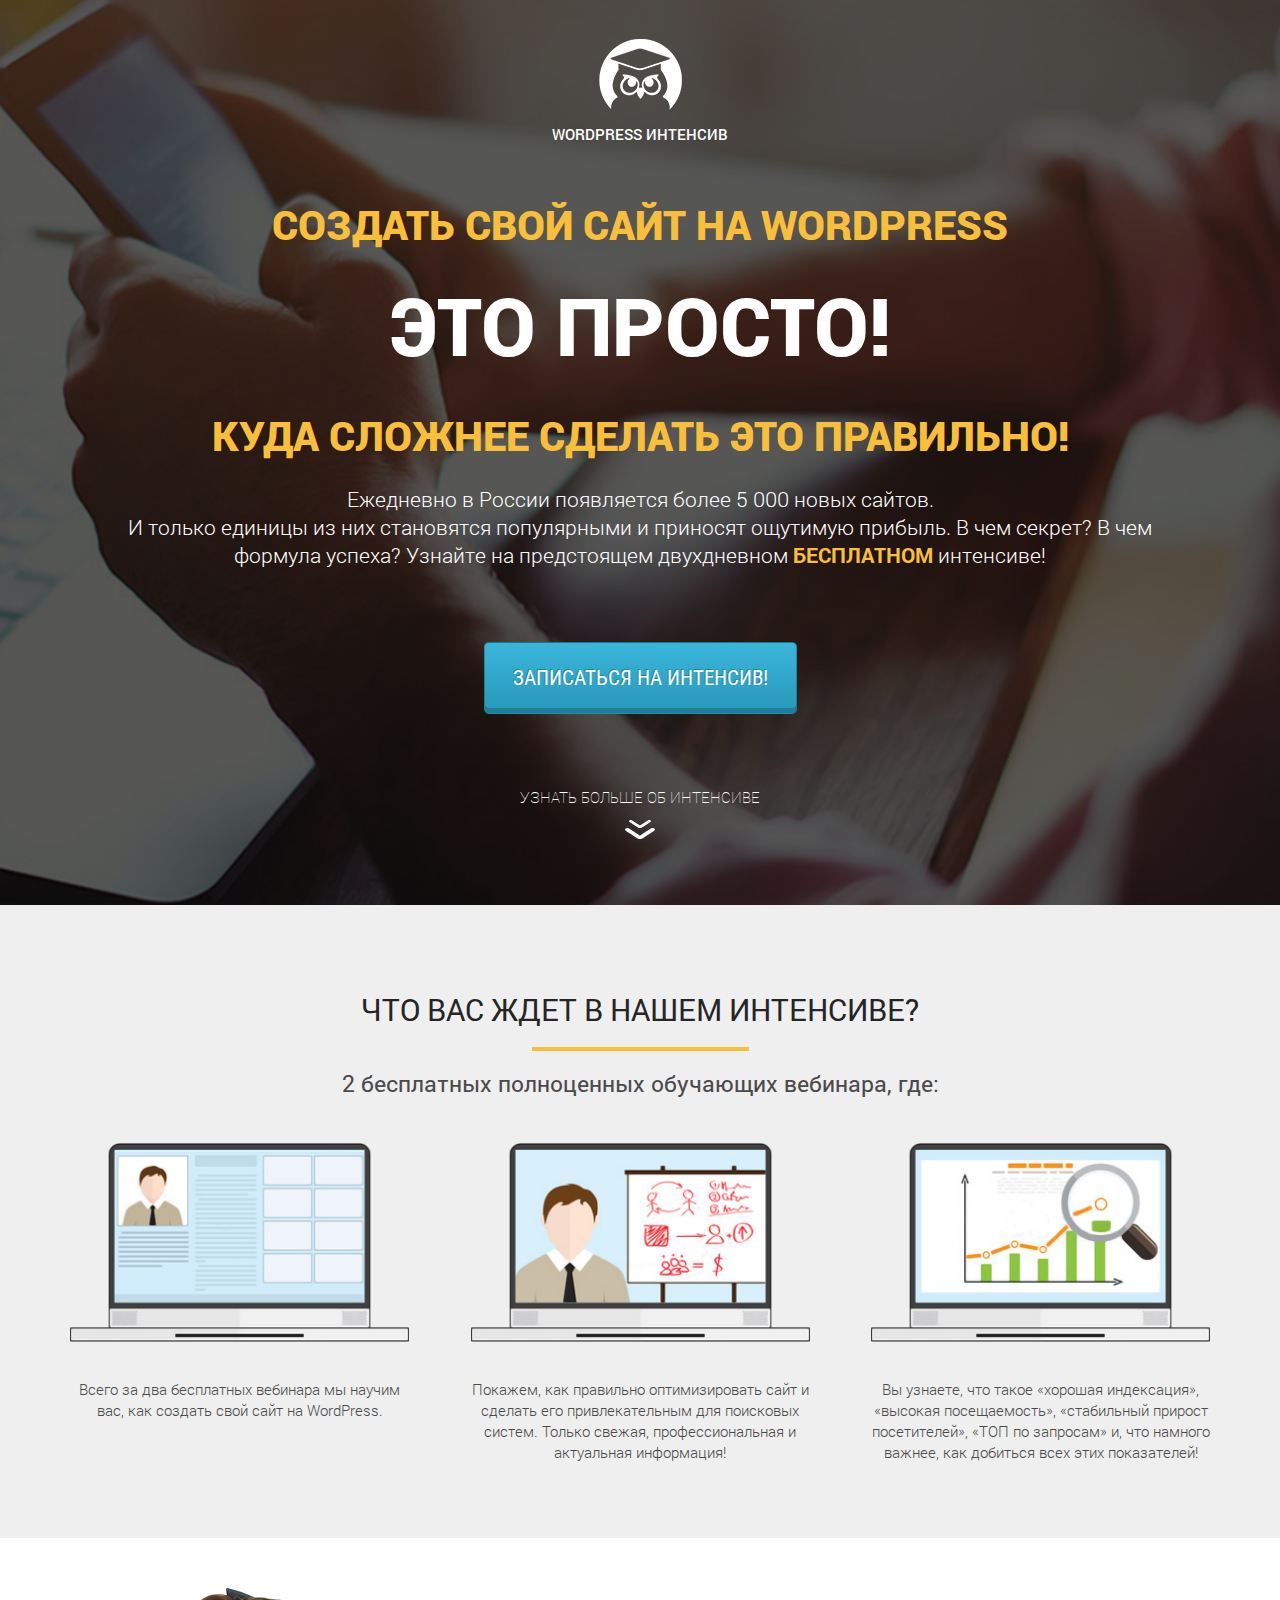
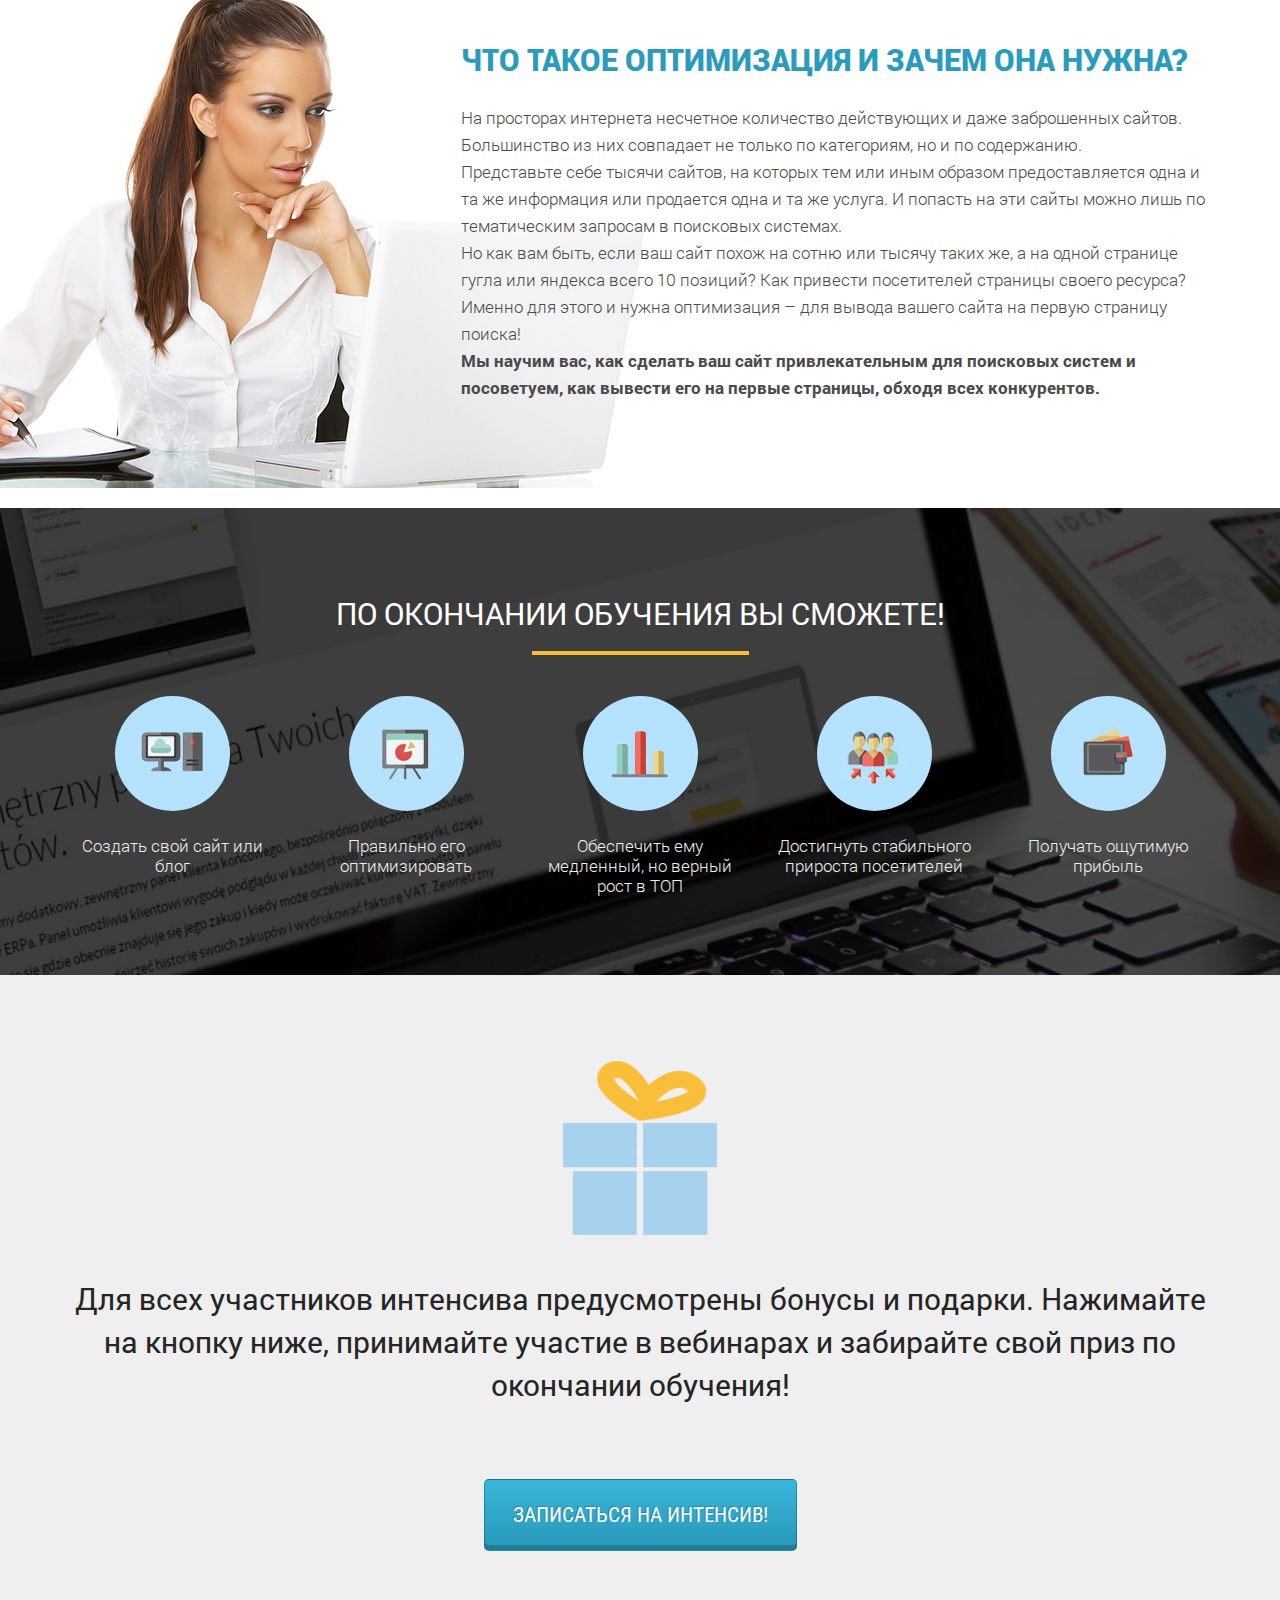
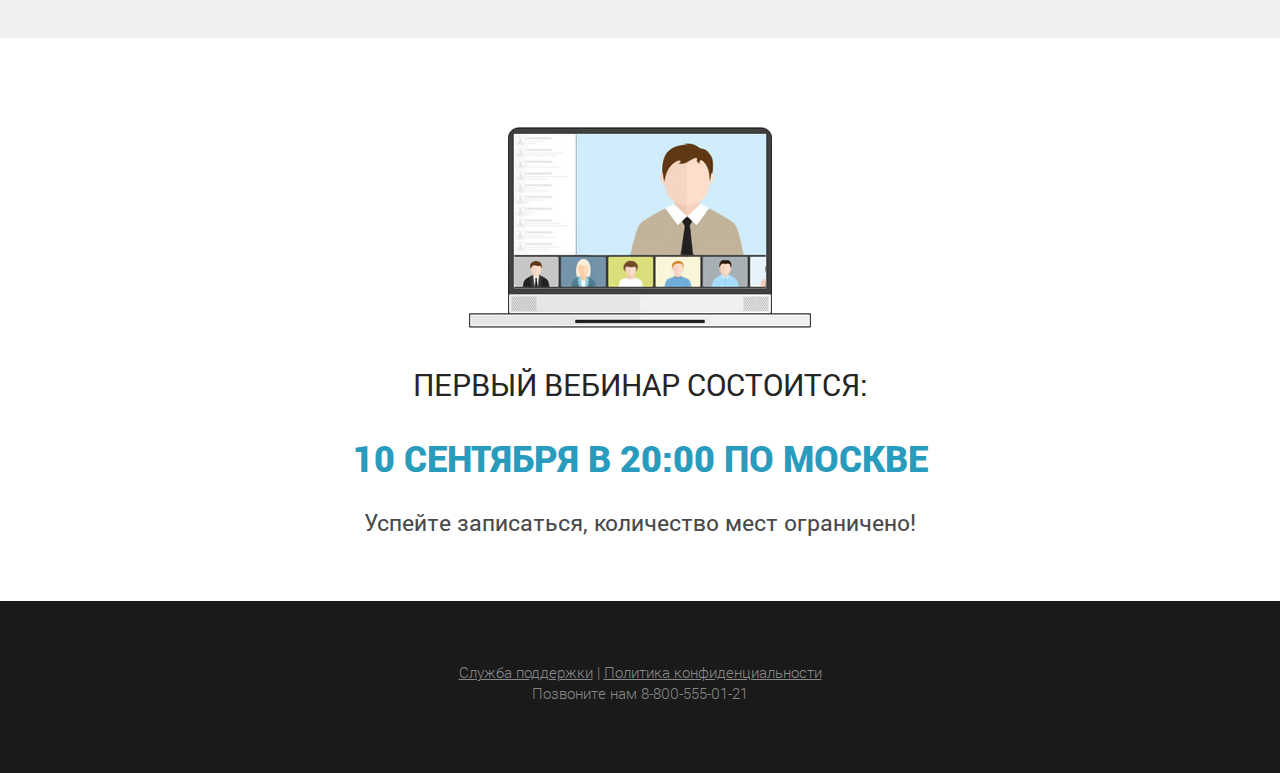
<file: index.html>
<!DOCTYPE html>
<html lang="ru">
<head>
    <meta charset="UTF-8">
    <meta name="viewport" content="width=device-width, initial-scale=1.0">
    <title>WordPress</title>
    <link rel="stylesheet" href="fonts/stylesheet.css">
    <link rel="stylesheet" href="css/style.css">
</head>
<body>
    <section class="promo">
        <div class="container">
            <div class="logo">
                <img src="icons/Logo.png" alt="Logo" class="logo_img">
            </div>
            <div class="logo_text">
                WordPress интенсив
            </div>
            <h1 class="title">Создать свой сайт на WordPress </h1>
            <div class="simple"><h2 class="title_big">это просто!</h2>
            </div>
            <h2 class="title">Куда сложнее сделать это правильно!</h2>
            <div class="everyday">Ежедневно в России появляется более 5 000 новых сайтов.<br>
                И только единицы из них становятся популярными и приносят ощутимую прибыль. В чем секрет? В чем формула успеха? Узнайте на предстоящем двухдневном <span class="free">БЕСПЛАТНОМ</span> интенсиве!
            </div>
            <button class="button">Записаться на интенсив!</button>
            <div class="more_info">
                <div class="more_text">узнать больше об интенсиве</div>
            <img src="/icons/Scroll.png" alt="Scroll" class="scroll_img">
            </div>
        </div>
    </section>
    <section class="waiting">
        <div class="container">
            <h2 class="waiting_header">Что вас ждет в нашем интенсиве?</h2>
            <div class="waiting_divider"></div>
            <div class="waiting_subheader">2 бесплатных полноценных обучающих вебинара, где:</div>
            <div class="waiting_wrapper">
                <div class="waiting_item">
                    <img src="img/waiting/pc_1.png" alt="1" class="waiting_img">
                    <div class="waiting_descr">Всего за два бесплатных вебинара мы научим вас, как создать свой сайт на WordPress. </div>
                </div>
                <div class="waiting_item">
                    <img src="img/waiting/pc_2.png" alt="2" class="waiting_img">
                    <div class="waiting_descr">Покажем, как правильно оптимизировать сайт и сделать его привлекательным для поисковых систем. Только свежая, профессиональная и 
                        актуальная информация!</div>
                </div>
                <div class="waiting_item">
                    <img src="img/waiting/pc_3.png" alt="3" class="waiting_img">
                    <div class="waiting_descr">Вы узнаете, что такое «хорошая индексация»,
                        «высокая посещаемость», «стабильный прирост посетителей», «ТОП по запросам» и, что намного важнее, как добиться всех этих показателей!</div>
                </div>
            </div>
        </div>
    </section>
        </div>

    </section>
    <section class="optimization">
        <div class="container">
            <h2 class="title_opt">Что такое оптимизация и зачем она нужна?</h2>
            <div class="opt_text">На просторах интернета несчетное количество действующих и даже заброшенных сайтов. Большинство из них совпадает не только по категориям, но и по содержанию.<br> 
                Представьте себе тысячи сайтов, на которых тем или иным образом предоставляется одна и та же информация или продается одна и та же услуга. И попасть на эти сайты можно лишь по тематическим запросам в поисковых системах.<br>
                Но как вам быть, если ваш сайт похож на сотню или тысячу таких же, а на одной странице гугла или яндекса всего 10 позиций? Как привести посетителей страницы своего ресурса? Именно для этого и нужна оптимизация – для вывода вашего сайта на первую страницу поиска!<br>  
                <span class="bold_opt">Мы научим вас, как сделать ваш сайт привлекательным для поисковых систем и посоветуем, как вывести его на первые страницы, обходя всех конкурентов.</span>
                </div>
                <img src="/img/BG/Woman_bg.png" alt="Woman" class="opt_img">

        </div>
    </section>
    <section class="finish">
        <div class="container">
            <h2 class="finish_header">По окончании обучения Вы сможете!</h2>
            <div class="finish_divider"></div>
            <div class="finish_wrapper">
                <div class="finish_item">
                    <div class="finish_border"><img src="icons/finish/1.png" alt="1" class="finish_img"></div>
                    <div class="finish_descr">Создать свой сайт или блог</div>
                    </div>
                <div class="finish_item">
                    <div class="finish_border"><img src="icons/finish/2.png" alt="2" class="finish_img"></div>
                    <div class="finish_descr">Правильно его оптимизировать</div>
                </div>
                <div class="finish_item">
                    <div class="finish_border"><img src="icons/finish/3.png" alt="3" class="finish_img"></div>
                    <div class="finish_descr">Обеспечить ему медленный, но верный рост в ТОП</div>
                </div>
                <div class="finish_item">
                    <div class="finish_border"><img src="icons/finish/4.png" alt="4" class="finish_img"></div>
                    <div class="finish_descr">Достигнуть стабильного прироста посетителей</div>
                </div>
                <div class="finish_item">
                    <div class="finish_border"><img src="icons/finish/5.png" alt="5" class="finish_img"></div>
                    <div class="finish_descr">Получать ощутимую прибыль</div>
                </div>
            </div>
        </div>
    </section>
    <section class="gift">
        <div class="container">
            <img src="/icons/Gift.png" alt="gift" class="present">
            <div class="gift_text">Для всех участников интенсива предусмотрены бонусы и подарки. Нажимайте на кнопку ниже, принимайте участие в вебинарах и забирайте свой приз по окончании обучения!</div>
            <button class="button">Записаться на интенсив!</button>
        </div>
    </section>
    <section class="first_web">
        <div class="container">
            <img src="/img/first_web/first_web.png" alt="firstweb" class="first_img">
            <h2 class="first_will">Первый вебинар состоится:</h2>
            <h2 class="first_when">10 сентября в 20:00 по Москве</h2>
            <h2 class="first_fast">Успейте записаться, количество мест ограничено!</h2>
        </div>
    </section>
    <section class="footer">
        <div class="container">
            <div class="contacts"> <a href="#" class="under">Служба поддержки</a>  |  
                <a href="#" class="under">Политика конфиденциальности</a><br>
                Позвоните нам 8-800-555-01-21
                </div>
        </div>
    </section>
</body>
</html>
</file>
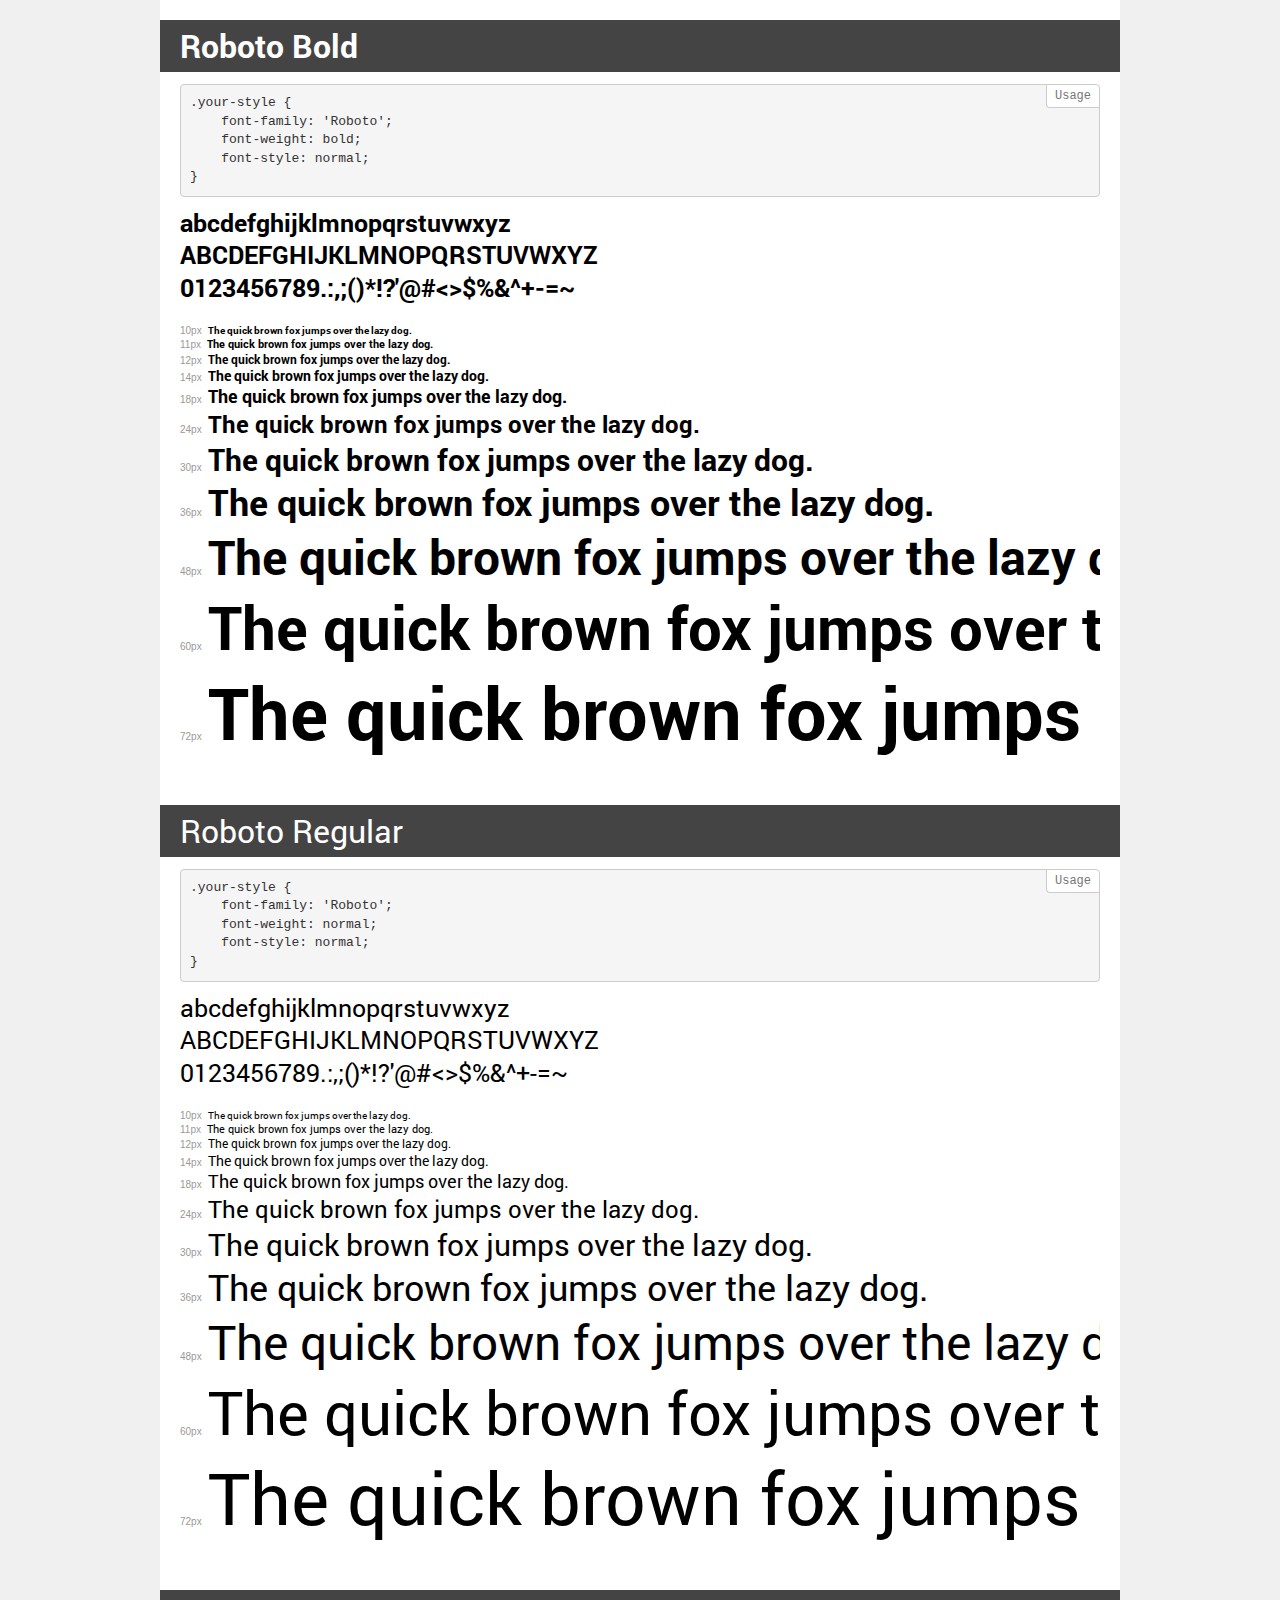
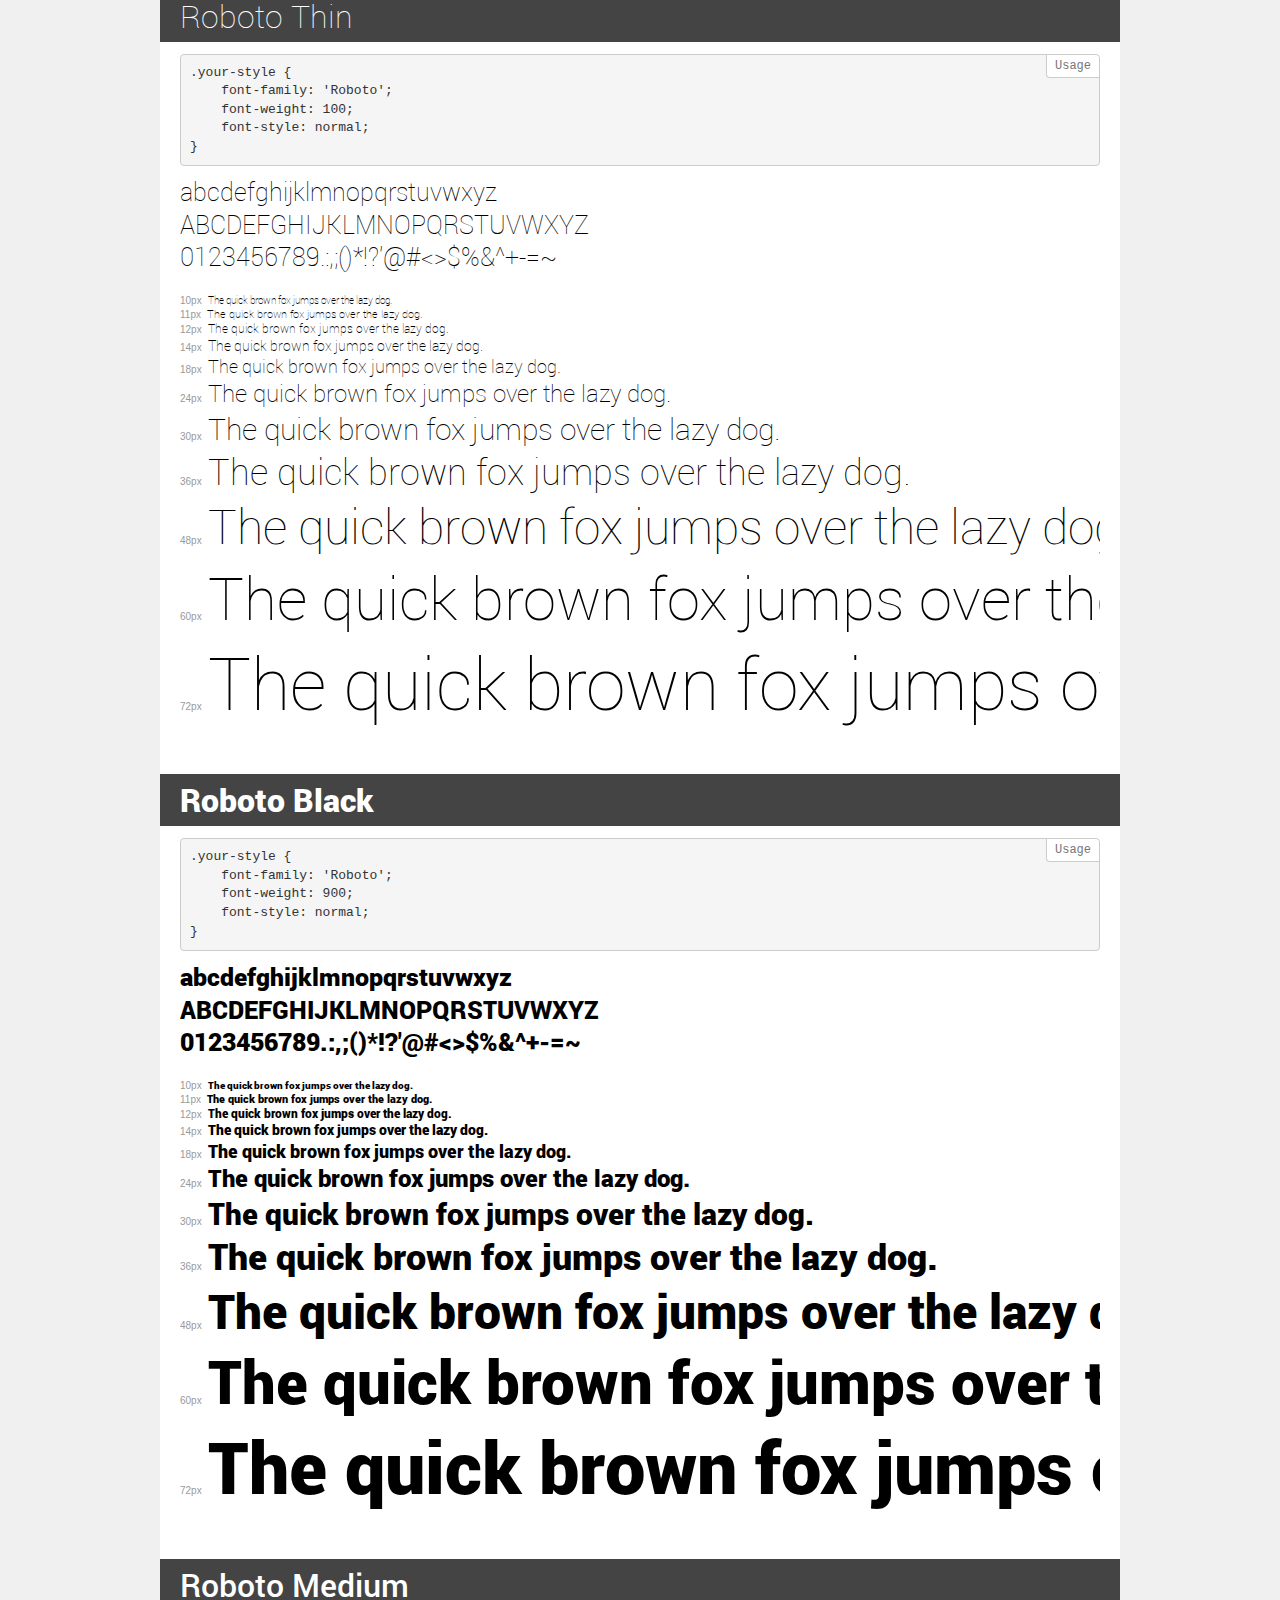
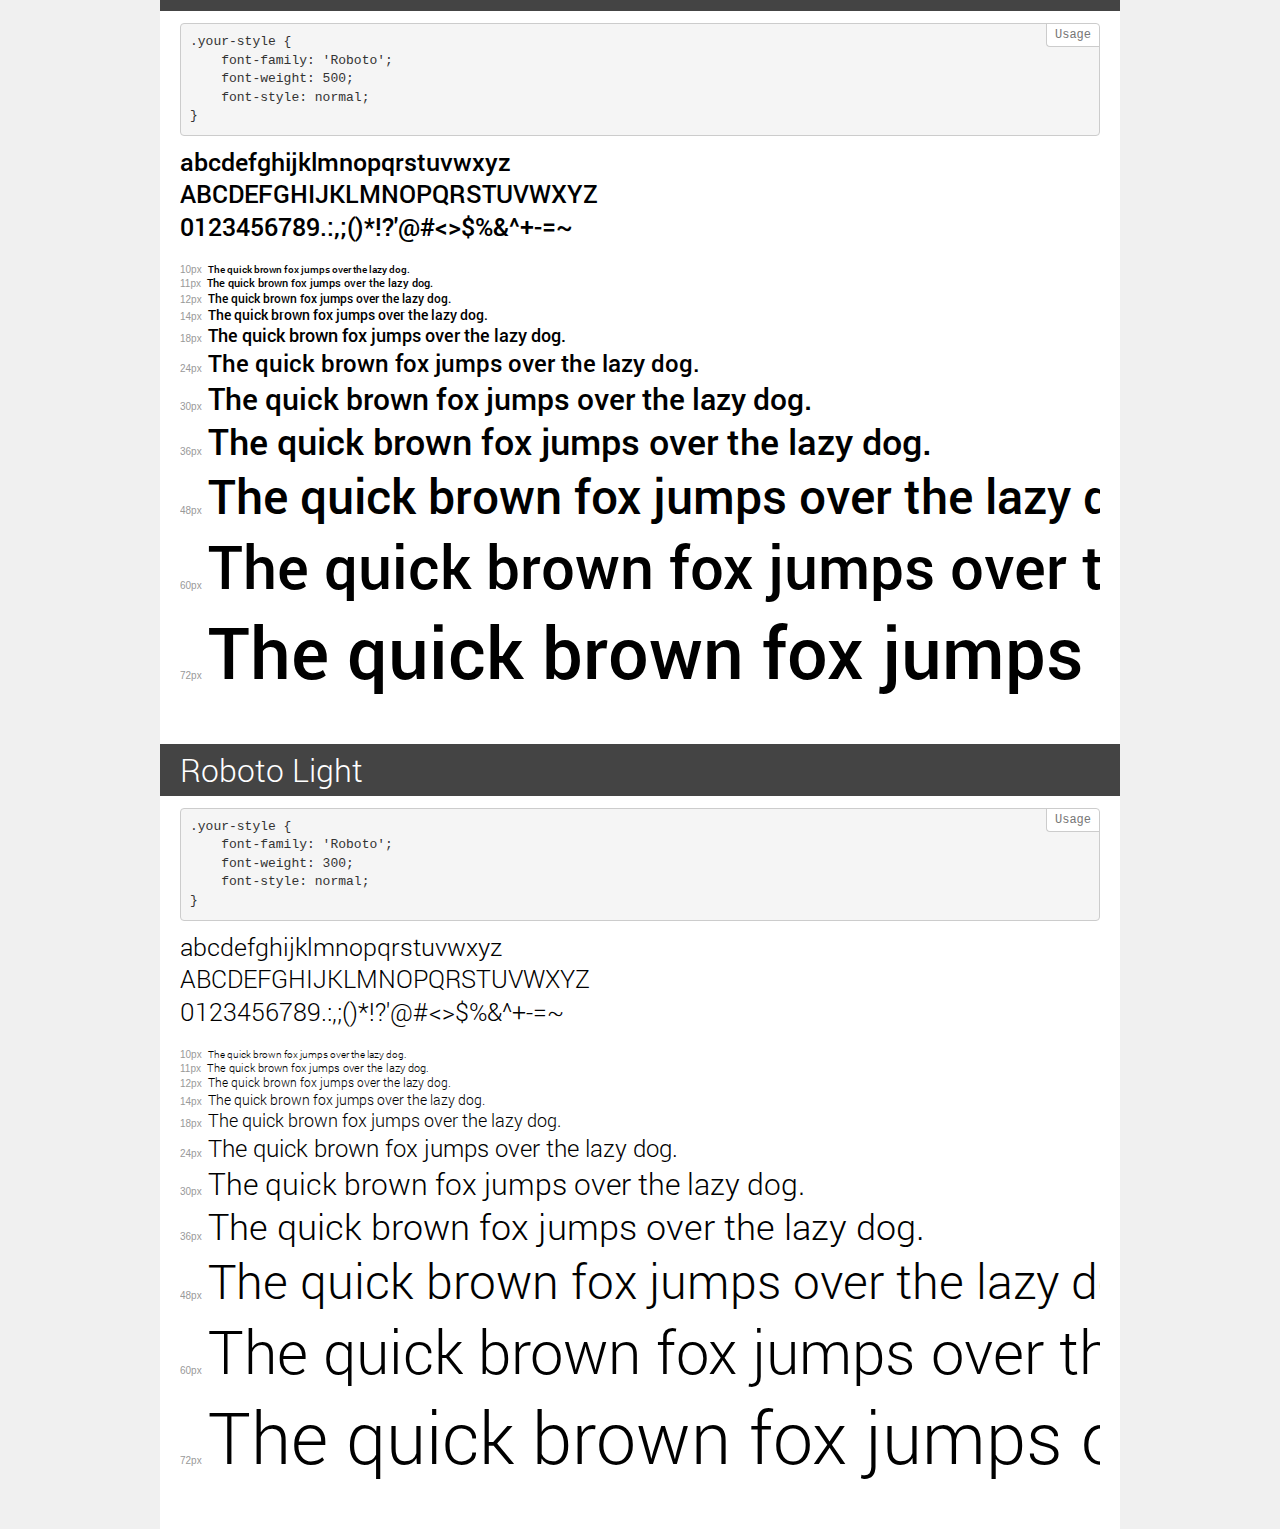
<file: fonts/demo.html>
<!DOCTYPE html>
<html lang="en">
<head>
    <meta charset="utf-8">
    <meta http-equiv="X-UA-Compatible" content="IE=edge">
    <meta name="viewport" content="width=device-width, initial-scale=1">
    <meta name="robots" content="noindex, noarchive">
    <meta name="format-detection" content="telephone=no">
    <title>Transfonter demo</title>
    <link href="stylesheet.css" rel="stylesheet">
    <style>
        /*
        http://meyerweb.com/eric/tools/css/reset/
        v2.0 | 20110126
        License: none (public domain)
        */
        html, body, div, span, applet, object, iframe,
        h1, h2, h3, h4, h5, h6, p, blockquote, pre,
        a, abbr, acronym, address, big, cite, code,
        del, dfn, em, img, ins, kbd, q, s, samp,
        small, strike, strong, sub, sup, tt, var,
        b, u, i, center,
        dl, dt, dd, ol, ul, li,
        fieldset, form, label, legend,
        table, caption, tbody, tfoot, thead, tr, th, td,
        article, aside, canvas, details, embed,
        figure, figcaption, footer, header, hgroup,
        menu, nav, output, ruby, section, summary,
        time, mark, audio, video {
            margin: 0;
            padding: 0;
            border: 0;
            font-size: 100%;
            font: inherit;
            vertical-align: baseline;
        }
        /* HTML5 display-role reset for older browsers */
        article, aside, details, figcaption, figure,
        footer, header, hgroup, menu, nav, section {
            display: block;
        }
        body {
            line-height: 1;
        }
        ol, ul {
            list-style: none;
        }
        blockquote, q {
            quotes: none;
        }
        blockquote:before, blockquote:after,
        q:before, q:after {
            content: '';
            content: none;
        }
        table {
            border-collapse: collapse;
            border-spacing: 0;
        }
        /* demo styles */
        body {
            background: #f0f0f0;
            color: #000;
        }
        .page {
            background: #fff;
            width: 920px;
            margin: 0 auto;
            padding: 20px 20px 0 20px;
            overflow: hidden;
        }
        .font-container {
            overflow-x: auto;
            overflow-y: hidden;
            margin-bottom: 40px;
            line-height: 1.3;
            white-space: nowrap;
            padding-bottom: 5px;
        }
        h1 {
            position: relative;
            background: #444;
            font-size: 32px;
            color: #fff;
            padding: 10px 20px;
            margin: 0 -20px 12px -20px;
        }
        .letters {
            font-size: 25px;
            margin-bottom: 20px;
        }
        .s10:before {
            content: '10px';
        }
        .s11:before {
            content: '11px';
        }
        .s12:before {
            content: '12px';
        }
        .s14:before {
            content: '14px';
        }
        .s18:before {
            content: '18px';
        }
        .s24:before {
            content: '24px';
        }
        .s30:before {
            content: '30px';
        }
        .s36:before {
            content: '36px';
        }
        .s48:before {
            content: '48px';
        }
        .s60:before {
            content: '60px';
        }
        .s72:before {
            content: '72px';
        }
        .s10:before, .s11:before, .s12:before, .s14:before,
        .s18:before, .s24:before, .s30:before, .s36:before,
        .s48:before, .s60:before, .s72:before {
            font-family: Arial, sans-serif;
            font-size: 10px;
            font-weight: normal;
            font-style: normal;
            color: #999;
            padding-right: 6px;
        }
        pre {
            display: block;
            position: relative;
            padding: 9px;
            margin: 0 0 10px;
            font-family: Monaco, Menlo, Consolas, "Courier New", monospace;
            font-size: 13px;
            line-height: 1.428571429;
            color: #333;
            font-weight: normal;
            font-style: normal;
            background-color: #f5f5f5;
            border: 1px solid #ccc;
            overflow-x: auto;
            border-radius: 4px;
        }
        pre:after {
            display: block;
            position: absolute;
            right: 0;
            top: 0;
            content: 'Usage';
            line-height: 1;
            padding: 5px 8px;
            font-size: 12px;
            color: #767676;
            background-color: #fff;
            border: 1px solid #ccc;
            border-right: none;
            border-top: none;
            border-radius: 0 4px 0 4px;
            z-index: 10;
        }
        /* responsive */
        @media (max-width: 959px) {
            .page {
                width: auto;
                margin: 0;
            }
        }
    </style>
</head>
<body>
<div class="page">
    <div class="demo">
        <h1 style="font-family: 'Roboto'; font-weight: bold; font-style: normal;">Roboto Bold</h1>
        <pre>.your-style {
    font-family: 'Roboto';
    font-weight: bold;
    font-style: normal;
}</pre>
        <div class="font-container" style="font-family: 'Roboto'; font-weight: bold; font-style: normal;">
            <p class="letters">
                abcdefghijklmnopqrstuvwxyz<br>
ABCDEFGHIJKLMNOPQRSTUVWXYZ<br>
                0123456789.:,;()*!?'@#<>$%&^+-=~
            </p>
            <p class="s10" style="font-size: 10px;">The quick brown fox jumps over the lazy dog.</p>
            <p class="s11" style="font-size: 11px;">The quick brown fox jumps over the lazy dog.</p>
            <p class="s12" style="font-size: 12px;">The quick brown fox jumps over the lazy dog.</p>
            <p class="s14" style="font-size: 14px;">The quick brown fox jumps over the lazy dog.</p>
            <p class="s18" style="font-size: 18px;">The quick brown fox jumps over the lazy dog.</p>
            <p class="s24" style="font-size: 24px;">The quick brown fox jumps over the lazy dog.</p>
            <p class="s30" style="font-size: 30px;">The quick brown fox jumps over the lazy dog.</p>
            <p class="s36" style="font-size: 36px;">The quick brown fox jumps over the lazy dog.</p>
            <p class="s48" style="font-size: 48px;">The quick brown fox jumps over the lazy dog.</p>
            <p class="s60" style="font-size: 60px;">The quick brown fox jumps over the lazy dog.</p>
            <p class="s72" style="font-size: 72px;">The quick brown fox jumps over the lazy dog.</p>
        </div>
    </div>
    <div class="demo">
        <h1 style="font-family: 'Roboto'; font-weight: normal; font-style: normal;">Roboto Regular</h1>
        <pre>.your-style {
    font-family: 'Roboto';
    font-weight: normal;
    font-style: normal;
}</pre>
        <div class="font-container" style="font-family: 'Roboto'; font-weight: normal; font-style: normal;">
            <p class="letters">
                abcdefghijklmnopqrstuvwxyz<br>
ABCDEFGHIJKLMNOPQRSTUVWXYZ<br>
                0123456789.:,;()*!?'@#<>$%&^+-=~
            </p>
            <p class="s10" style="font-size: 10px;">The quick brown fox jumps over the lazy dog.</p>
            <p class="s11" style="font-size: 11px;">The quick brown fox jumps over the lazy dog.</p>
            <p class="s12" style="font-size: 12px;">The quick brown fox jumps over the lazy dog.</p>
            <p class="s14" style="font-size: 14px;">The quick brown fox jumps over the lazy dog.</p>
            <p class="s18" style="font-size: 18px;">The quick brown fox jumps over the lazy dog.</p>
            <p class="s24" style="font-size: 24px;">The quick brown fox jumps over the lazy dog.</p>
            <p class="s30" style="font-size: 30px;">The quick brown fox jumps over the lazy dog.</p>
            <p class="s36" style="font-size: 36px;">The quick brown fox jumps over the lazy dog.</p>
            <p class="s48" style="font-size: 48px;">The quick brown fox jumps over the lazy dog.</p>
            <p class="s60" style="font-size: 60px;">The quick brown fox jumps over the lazy dog.</p>
            <p class="s72" style="font-size: 72px;">The quick brown fox jumps over the lazy dog.</p>
        </div>
    </div>
    <div class="demo">
        <h1 style="font-family: 'Roboto'; font-weight: 100; font-style: normal;">Roboto Thin</h1>
        <pre>.your-style {
    font-family: 'Roboto';
    font-weight: 100;
    font-style: normal;
}</pre>
        <div class="font-container" style="font-family: 'Roboto'; font-weight: 100; font-style: normal;">
            <p class="letters">
                abcdefghijklmnopqrstuvwxyz<br>
ABCDEFGHIJKLMNOPQRSTUVWXYZ<br>
                0123456789.:,;()*!?'@#<>$%&^+-=~
            </p>
            <p class="s10" style="font-size: 10px;">The quick brown fox jumps over the lazy dog.</p>
            <p class="s11" style="font-size: 11px;">The quick brown fox jumps over the lazy dog.</p>
            <p class="s12" style="font-size: 12px;">The quick brown fox jumps over the lazy dog.</p>
            <p class="s14" style="font-size: 14px;">The quick brown fox jumps over the lazy dog.</p>
            <p class="s18" style="font-size: 18px;">The quick brown fox jumps over the lazy dog.</p>
            <p class="s24" style="font-size: 24px;">The quick brown fox jumps over the lazy dog.</p>
            <p class="s30" style="font-size: 30px;">The quick brown fox jumps over the lazy dog.</p>
            <p class="s36" style="font-size: 36px;">The quick brown fox jumps over the lazy dog.</p>
            <p class="s48" style="font-size: 48px;">The quick brown fox jumps over the lazy dog.</p>
            <p class="s60" style="font-size: 60px;">The quick brown fox jumps over the lazy dog.</p>
            <p class="s72" style="font-size: 72px;">The quick brown fox jumps over the lazy dog.</p>
        </div>
    </div>
    <div class="demo">
        <h1 style="font-family: 'Roboto'; font-weight: 900; font-style: normal;">Roboto Black</h1>
        <pre>.your-style {
    font-family: 'Roboto';
    font-weight: 900;
    font-style: normal;
}</pre>
        <div class="font-container" style="font-family: 'Roboto'; font-weight: 900; font-style: normal;">
            <p class="letters">
                abcdefghijklmnopqrstuvwxyz<br>
ABCDEFGHIJKLMNOPQRSTUVWXYZ<br>
                0123456789.:,;()*!?'@#<>$%&^+-=~
            </p>
            <p class="s10" style="font-size: 10px;">The quick brown fox jumps over the lazy dog.</p>
            <p class="s11" style="font-size: 11px;">The quick brown fox jumps over the lazy dog.</p>
            <p class="s12" style="font-size: 12px;">The quick brown fox jumps over the lazy dog.</p>
            <p class="s14" style="font-size: 14px;">The quick brown fox jumps over the lazy dog.</p>
            <p class="s18" style="font-size: 18px;">The quick brown fox jumps over the lazy dog.</p>
            <p class="s24" style="font-size: 24px;">The quick brown fox jumps over the lazy dog.</p>
            <p class="s30" style="font-size: 30px;">The quick brown fox jumps over the lazy dog.</p>
            <p class="s36" style="font-size: 36px;">The quick brown fox jumps over the lazy dog.</p>
            <p class="s48" style="font-size: 48px;">The quick brown fox jumps over the lazy dog.</p>
            <p class="s60" style="font-size: 60px;">The quick brown fox jumps over the lazy dog.</p>
            <p class="s72" style="font-size: 72px;">The quick brown fox jumps over the lazy dog.</p>
        </div>
    </div>
    <div class="demo">
        <h1 style="font-family: 'Roboto'; font-weight: 500; font-style: normal;">Roboto Medium</h1>
        <pre>.your-style {
    font-family: 'Roboto';
    font-weight: 500;
    font-style: normal;
}</pre>
        <div class="font-container" style="font-family: 'Roboto'; font-weight: 500; font-style: normal;">
            <p class="letters">
                abcdefghijklmnopqrstuvwxyz<br>
ABCDEFGHIJKLMNOPQRSTUVWXYZ<br>
                0123456789.:,;()*!?'@#<>$%&^+-=~
            </p>
            <p class="s10" style="font-size: 10px;">The quick brown fox jumps over the lazy dog.</p>
            <p class="s11" style="font-size: 11px;">The quick brown fox jumps over the lazy dog.</p>
            <p class="s12" style="font-size: 12px;">The quick brown fox jumps over the lazy dog.</p>
            <p class="s14" style="font-size: 14px;">The quick brown fox jumps over the lazy dog.</p>
            <p class="s18" style="font-size: 18px;">The quick brown fox jumps over the lazy dog.</p>
            <p class="s24" style="font-size: 24px;">The quick brown fox jumps over the lazy dog.</p>
            <p class="s30" style="font-size: 30px;">The quick brown fox jumps over the lazy dog.</p>
            <p class="s36" style="font-size: 36px;">The quick brown fox jumps over the lazy dog.</p>
            <p class="s48" style="font-size: 48px;">The quick brown fox jumps over the lazy dog.</p>
            <p class="s60" style="font-size: 60px;">The quick brown fox jumps over the lazy dog.</p>
            <p class="s72" style="font-size: 72px;">The quick brown fox jumps over the lazy dog.</p>
        </div>
    </div>
    <div class="demo">
        <h1 style="font-family: 'Roboto'; font-weight: 300; font-style: normal;">Roboto Light</h1>
        <pre>.your-style {
    font-family: 'Roboto';
    font-weight: 300;
    font-style: normal;
}</pre>
        <div class="font-container" style="font-family: 'Roboto'; font-weight: 300; font-style: normal;">
            <p class="letters">
                abcdefghijklmnopqrstuvwxyz<br>
ABCDEFGHIJKLMNOPQRSTUVWXYZ<br>
                0123456789.:,;()*!?'@#<>$%&^+-=~
            </p>
            <p class="s10" style="font-size: 10px;">The quick brown fox jumps over the lazy dog.</p>
            <p class="s11" style="font-size: 11px;">The quick brown fox jumps over the lazy dog.</p>
            <p class="s12" style="font-size: 12px;">The quick brown fox jumps over the lazy dog.</p>
            <p class="s14" style="font-size: 14px;">The quick brown fox jumps over the lazy dog.</p>
            <p class="s18" style="font-size: 18px;">The quick brown fox jumps over the lazy dog.</p>
            <p class="s24" style="font-size: 24px;">The quick brown fox jumps over the lazy dog.</p>
            <p class="s30" style="font-size: 30px;">The quick brown fox jumps over the lazy dog.</p>
            <p class="s36" style="font-size: 36px;">The quick brown fox jumps over the lazy dog.</p>
            <p class="s48" style="font-size: 48px;">The quick brown fox jumps over the lazy dog.</p>
            <p class="s60" style="font-size: 60px;">The quick brown fox jumps over the lazy dog.</p>
            <p class="s72" style="font-size: 72px;">The quick brown fox jumps over the lazy dog.</p>
        </div>
    </div>
</div>
</body>
</html>
</file>
<file: fonts/stylesheet.css>
@font-face {
    font-family: 'Roboto';
    src: local('Roboto Bold'), local('Roboto-Bold'),
        url('Roboto-Bold.woff2') format('woff2'),
        url('Roboto-Bold.woff') format('woff'),
        url('Roboto-Bold.ttf') format('truetype');
    font-weight: bold;
    font-style: normal;
    font-display: swap;
}

@font-face {
    font-family: 'Roboto';
    src: local('Roboto Regular'), local('Roboto-Regular'),
        url('Roboto-Regular.woff2') format('woff2'),
        url('Roboto-Regular.woff') format('woff'),
        url('Roboto-Regular.ttf') format('truetype');
    font-weight: normal;
    font-style: normal;
    font-display: swap;
}

@font-face {
    font-family: 'Roboto';
    src: local('Roboto Thin'), local('Roboto-Thin'),
        url('Roboto-Thin.woff2') format('woff2'),
        url('Roboto-Thin.woff') format('woff'),
        url('Roboto-Thin.ttf') format('truetype');
    font-weight: 100;
    font-style: normal;
    font-display: swap;
}

@font-face {
    font-family: 'Roboto';
    src: local('Roboto Black'), local('Roboto-Black'),
        url('Roboto-Black.woff2') format('woff2'),
        url('Roboto-Black.woff') format('woff'),
        url('Roboto-Black.ttf') format('truetype');
    font-weight: 900;
    font-style: normal;
    font-display: swap;
}

@font-face {
    font-family: 'Roboto';
    src: local('Roboto Medium'), local('Roboto-Medium'),
        url('Roboto-Medium.woff2') format('woff2'),
        url('Roboto-Medium.woff') format('woff'),
        url('Roboto-Medium.ttf') format('truetype');
    font-weight: 500;
    font-style: normal;
    font-display: swap;
}

@font-face {
    font-family: 'Roboto';
    src: local('Roboto Light'), local('Roboto-Light'),
        url('Roboto-Light.woff2') format('woff2'),
        url('Roboto-Light.woff') format('woff'),
        url('Roboto-Light.ttf') format('truetype');
    font-weight: 300;
    font-style: normal;
    font-display: swap;
}

@font-face {
    font-family: 'Roboto Condensed';
    src: local('Roboto Condensed'), local('RobotoCondensed-Regular'),
        url('RobotoCondensed-Regular.woff2') format('woff2'),
        url('RobotoCondensed-Regular.woff') format('woff'),
        url('RobotoCondensed-Regular.ttf') format('truetype');
    font-weight: normal;
    font-style: normal;
    font-display: swap;
}
</file>
<file: css/style.css>
* {
  box-sizing: border-box;
  margin: 0;
  padding: 0;
}
html {
  font-family: "Roboto", sans-serif;
}
.container {
  position: relative;
  width: 1140px;
  margin: 0 auto;
}

.promo {
  min-height: 800px;
  background: url("/img/BG/Main_bg.png") center center/cover no-repeat;
  padding: 39px 0 62px 0;
}
.logo .logo_img {
  display: block;
  margin: 0 auto;
}
.logo_text {
  text-align: center;
  color: #ffffff;
  font-size: 15px;
  font-weight: 500;
  text-transform: uppercase;
  margin-top: 14px;
}
h1 {
  margin-top: 53px;
}
.title {
  color: #f9bf3b;
  font-size: 41px;
  font-weight: 900;
  text-transform: uppercase;
  text-align: center;
}

h2.title {
  margin-top: 30px;
}

.simple .title_big {
  color: #ffffff;
  font-size: 80px;
  font-weight: 900;
  text-transform: uppercase;
  text-align: center;
  margin-top: 21px;
}
.everyday {
  text-align: center;
  margin-top: 23px;
  color: #ffffff;
  font-size: 21px;
  font-weight: 300;
  line-height: 28px;
  padding: 0 13px;
}
.free {
  color: #f9bf3b;
  font-weight: bold;
}
.button {
  display: block;
  font-family: 'Roboto Condensed';
  width: 313px;
  height: 72px;
  box-shadow: inset 0 -5px 0 rgba(0, 0, 0, 0.18);
  border: 1px solid rgba(0, 0, 0, 0.23);
  background-image: linear-gradient(to top, #2798b9 0%, #3ab6da 100%);
  text-shadow: -1px -1px 0 rgba(0, 0, 0, 0.22);
  color: #ffffff;
  font-size: 21px;
  font-weight: normal;
  line-height: 24px;
  text-transform: uppercase;
  margin: 73px auto 0 auto;
  cursor: pointer;
  border-radius: 5px;
  outline: none;
}
.more_info {
  color: #ffffff;
  font-size: 15px;
  font-weight: 100;
  text-transform: uppercase;
  margin-top: 73px;
  text-align: center;
}
.scroll_img {
  margin-top: 13px;
  cursor: pointer;
}
.waiting {
  min-height: 604px;
  background-color: #efefef;
  padding: 85px 0 75px 0;
}
.waiting_header {
  color: #252525;
  font-family: Roboto;
  font-size: 30px;
  font-weight: 400;
  text-transform: uppercase;
  text-align: center;
}
.waiting_divider {
  width: 217px;
  height: 4px;
  background-color: #f9bf3b;
  margin: 0 auto;
  margin-top: 18px;
}
.waiting_subheader {
  color: #4a4a4a;
  font-family: Roboto;
  font-size: 23px;
  font-weight: 400;
  text-align: center;
  margin-top: 17px;
}
.waiting_wrapper {
  display: flex;
  justify-content: space-between;
  margin-top: 45px;
}
.waiting_descr {
  color: #4a4a4a;
  font-family: Roboto;
  font-size: 15px;
  font-weight: 300;
  line-height: 21px;
  margin-top: 33px;
}
.waiting_item {
  text-align: center;
  width: 339px;
}
.waiting_img {
  width: 100%;
}
.optimization {
  min-height: 550px;
  padding: 102px 0 107px 0;
}
.title_opt {
  color: #299cbd;
  font-size: 30px;
  font-weight: 900;
  text-transform: uppercase;
  margin-left: 391px;
}
.opt_text {
  color: #4a4a4a;
  font-family: Roboto;
  font-size: 17px;
  font-weight: 300;
  line-height: 27px;
  margin-top: 25px;
  margin-left: 391px;
}
.bold_opt {
  font-family: Roboto;
  font-weight: bold;
}
.opt_img {
  position: absolute;
  top: -54px;
  left: -240px;
  z-index: -1;
}

.finish {
  min-height: 447px;
  padding: 86px 0 79px 0;
  background: url("/img/BG/Second_bg.png") center center/cover no-repeat;
}

.finish_header {
  color: white;
  font-family: Roboto;
  font-size: 30px;
  font-weight: 400;
  text-transform: uppercase;
  text-align: center;
}
.finish_divider {
  width: 217px;
  height: 4px;
  background-color: #f9bf3b;
  margin: 0 auto;
  margin-top: 18px;
}
.finish_wrapper {
  display: flex;
  justify-content: space-between;
  margin-top: 41px;
}
.finish_descr {
  color: #efefef;
  font-family: Roboto;
  font-size: 17px;
  font-weight: 300;
  line-height: 20px;
  margin-top: 25px;
  text-align: center;
}
.finish_item {
    width: 204px;
}
.finish_border {
    display: flex;
    justify-content: center;
    align-items: center;
    margin: 0 auto;
    width: 115px;
    height: 115px;
    background-color: #b4e2ff;
    border-radius: 100%;
}
.gift {
    min-height: 628px;
    padding: 86px 0 87px 0;
    background-color: #efefef;
}
.present {
    display: block;
    margin: 0 auto;
}
.gift_text {
    color: #252525;
font-family: Roboto;
font-size: 30px;
font-weight: 400;
line-height: 43px;
text-align: center;
margin-top: 42px;
}
.first_web {
    padding: 89px 0 64px 0;
    min-height: 515px;
}
.first_img {
    display: block;
    margin: 0 auto;
}
.first_will {
    color: #252525;
font-family: Roboto;
font-size: 30px;
font-weight: 400;
text-transform: uppercase;
text-align: center;
margin-top: 37px;
}
.first_when {
    color: #299cbd;
font-size: 36px;
font-weight: 900;
text-transform: uppercase;
text-align: center;
margin-top: 30px;
}
.first_fast {
    color: #4a4a4a;
font-family: Roboto;
font-size: 23px;
font-weight: 400;
text-align: center;
margin-top: 25px;
}
.footer {
    min-height: 166px;
    padding: 61px 0 69px 0;
    background-color: #1a1a1a;
}
.contacts {
    color: #888888;
font-family: Roboto;
font-size: 15px;
font-weight: 300;
line-height: 21px;
text-align: center;
}
.under {
    text-decoration: underline;
    color: #888888;
}
</file>
